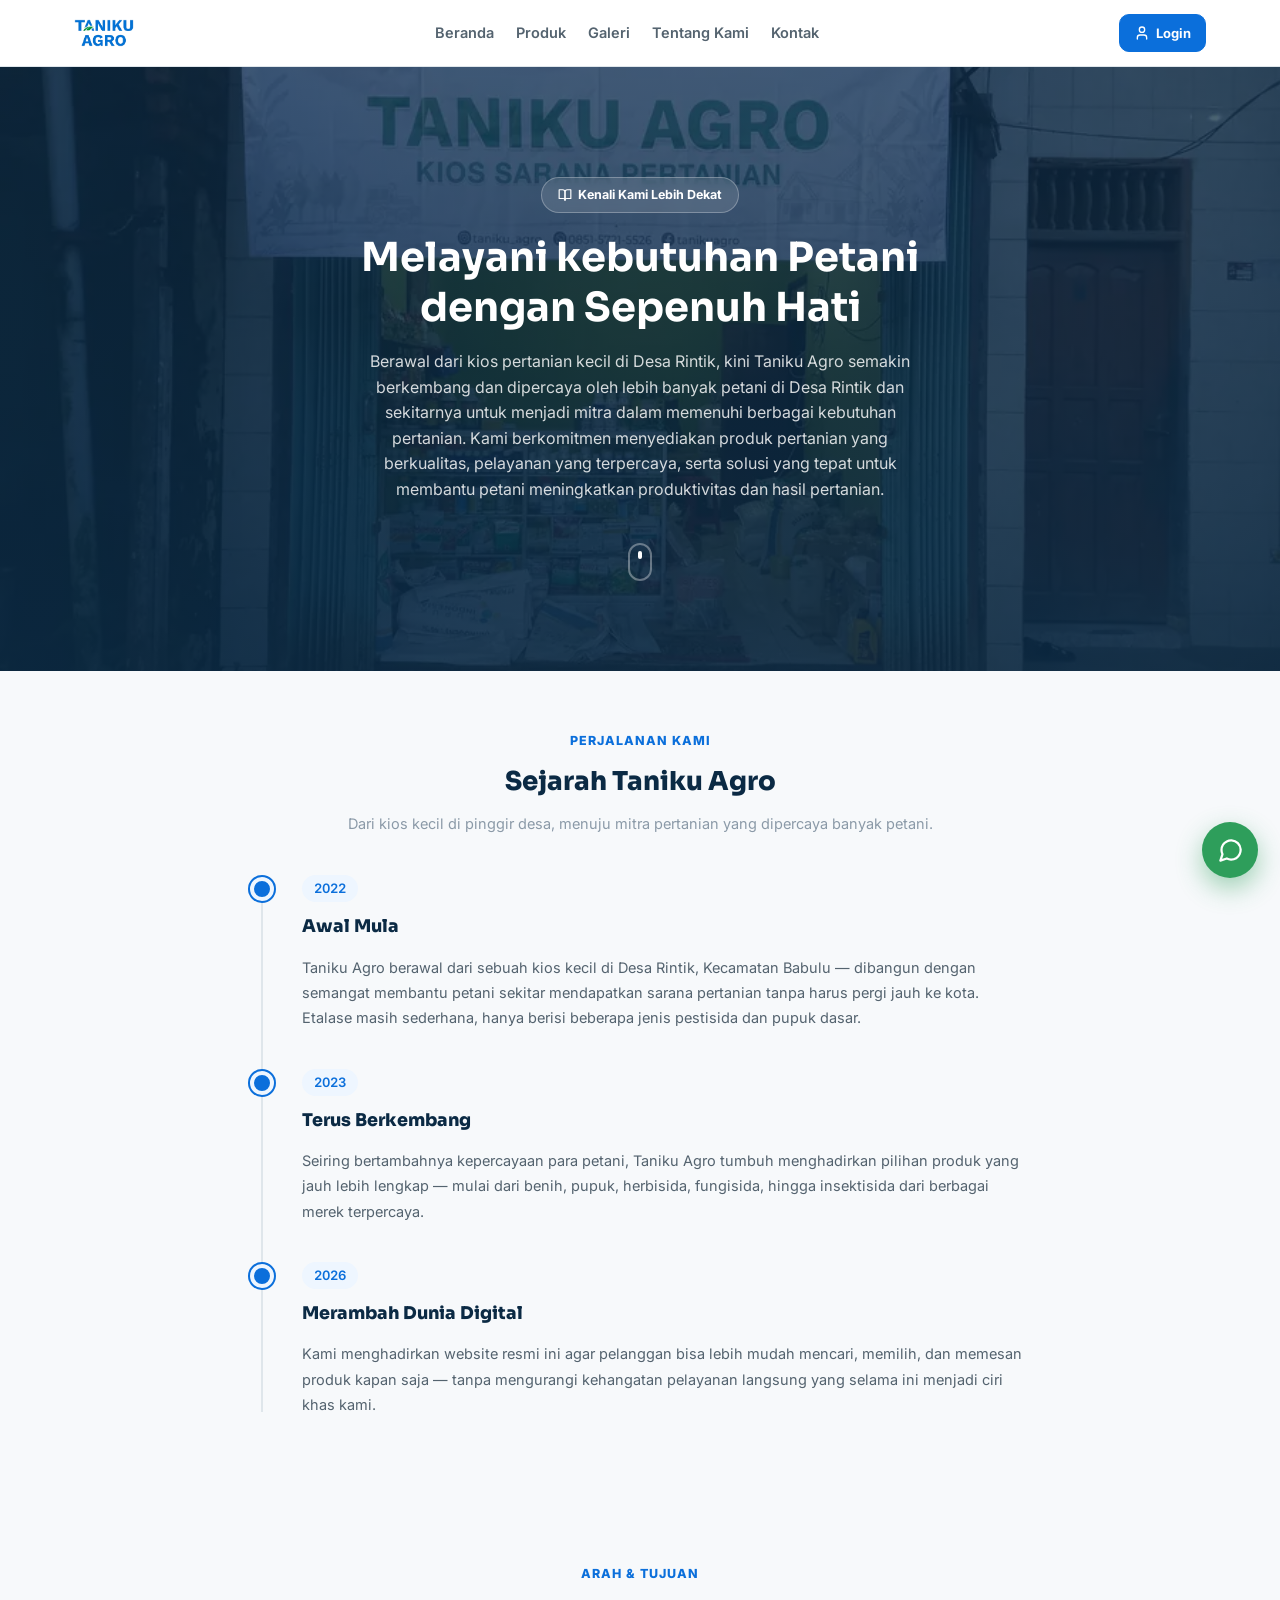
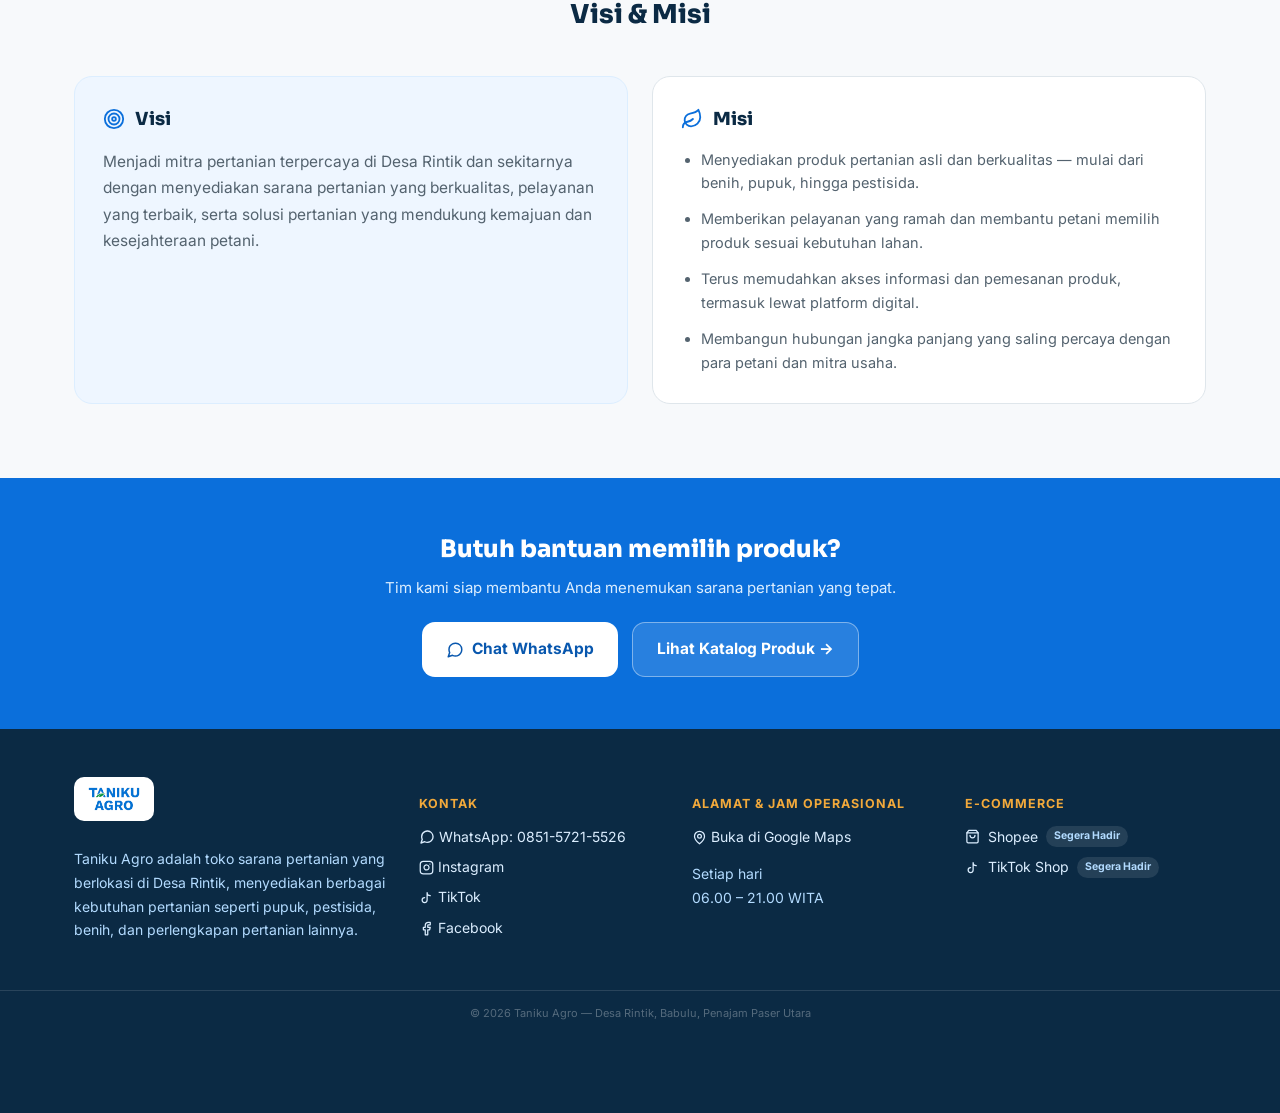
<file: tentang.html>
<!DOCTYPE html>
<html lang="id">
<head>
  <link rel="icon" type="image/x-icon" href="favicon.ico">
  <meta charset="UTF-8">
  <meta name="viewport" content="width=device-width, initial-scale=1.0">
  <title>Tentang Kami — Taniku Agro</title>
  <meta name="description" content="Kenali lebih dekat Taniku Agro — sejarah, visi, dan misi kami sebagai mitra sarana pertanian bagi petani di Desa Rintik, Babulu, dan sekitarnya.">
  <link rel="preconnect" href="https://fonts.googleapis.com">
  <link href="https://fonts.googleapis.com/css2?family=Sora:wght@500;600;700;800&family=Inter:wght@400;500;600;700&display=swap" rel="stylesheet">
  <link rel="stylesheet" href="styles-tentang.css">
<!-- Google Analytics -->
<script async src="https://www.googletagmanager.com/gtag/js?id=G-5PVFQMNEB0"></script>
<script>
  window.dataLayer = window.dataLayer || [];
  function gtag(){dataLayer.push(arguments);}
  gtag('js', new Date());
  gtag('config', 'G-5PVFQMNEB0');
</script>
</head>
<body>

<header>
  <div class="nav">
    <a class="brand" href="/" aria-label="Beranda Taniku Agro"><img src="images/logo.webp" alt="Taniku Agro"></a>
    <nav class="links" style="margin-left:auto;">
      <a href="/">Beranda</a>
      <a href="produk">Produk</a>
      <a href="galeri">Galeri</a>
      <a href="tentang">Tentang Kami</a>
      <a href="/#kontak">Kontak</a>
    
      <a class="nav-login-link" href="https://admin.tanikuagro.com" target="_blank" rel="noopener"><svg viewBox="0 0 24 24" fill="none" stroke="currentColor" stroke-width="2" stroke-linecap="round" stroke-linejoin="round" style="width:15px;height:15px;vertical-align:-2px;margin-right:5px;"><path d="M19 21v-2a4 4 0 0 0-4-4H9a4 4 0 0 0-4 4v2"/><circle cx="12" cy="7" r="4"/></svg>Login</a>
    </nav>
    <div class="header-actions">
      <a class="login-btn-placeholder" href="https://admin.tanikuagro.com" target="_blank" rel="noopener"><svg viewBox="0 0 24 24" fill="none" stroke="currentColor" stroke-width="2" stroke-linecap="round" stroke-linejoin="round" style="width:16px;height:16px;"><path d="M19 21v-2a4 4 0 0 0-4-4H9a4 4 0 0 0-4 4v2"/><circle cx="12" cy="7" r="4"/></svg> <span class="login-txt">Login</span></a>
    </div>
    <button class="hamburger-btn" id="hamburgerBtn" aria-label="Menu"><svg viewBox="0 0 24 24" fill="none" stroke="currentColor" stroke-width="2" stroke-linecap="round" stroke-linejoin="round"><line x1="4" y1="7" x2="20" y2="7"/><line x1="4" y1="12" x2="20" y2="12"/><line x1="4" y1="17" x2="20" y2="17"/></svg></button>
  </div>
</header>

<section class="tentang-hero-photo">
  <div class="hero-photo-bg"></div>
  <div class="hero-photo-overlay"></div>
  <div class="wrap hero-photo-content">
    <div class="tentang-hero-badge reveal"><svg viewBox="0 0 24 24" fill="none" stroke="currentColor" stroke-width="2" stroke-linecap="round" stroke-linejoin="round" style="width:14px;height:14px;vertical-align:-2px;"><path d="M2 3h6a4 4 0 0 1 4 4v14a3 3 0 0 0-3-3H2z"/><path d="M22 3h-6a4 4 0 0 0-4 4v14a3 3 0 0 1 3-3h7z"/></svg> Kenali Kami Lebih Dekat</div>
    <h1 class="reveal">Melayani kebutuhan Petani dengan Sepenuh Hati</h1>
    <p class="reveal">Berawal dari kios pertanian kecil di Desa Rintik, kini Taniku Agro semakin berkembang dan dipercaya oleh lebih banyak petani di Desa Rintik dan sekitarnya untuk menjadi mitra dalam memenuhi berbagai kebutuhan pertanian. Kami berkomitmen menyediakan produk pertanian yang berkualitas, pelayanan yang terpercaya, serta solusi yang tepat untuk membantu petani meningkatkan produktivitas dan hasil pertanian.</p>
    <div class="hero-scroll-cue reveal"><span></span></div>
  </div>
</section>

<section class="tentang-section sejarah-section">
  <div class="wrap">
    <div class="section-head reveal">
      <span class="section-eyebrow">Perjalanan Kami</span>
      <h2>Sejarah Taniku Agro</h2>
      <p>Dari kios kecil di pinggir desa, menuju mitra pertanian yang dipercaya banyak petani.</p>
    </div>

    <div class="timeline">
      <div class="timeline-item reveal">
        <div class="timeline-dot"></div>
        <div class="timeline-year">2022</div>
        <div class="timeline-content">
          <h3>Awal Mula</h3>
          <p>Taniku Agro berawal dari sebuah kios kecil di Desa Rintik, Kecamatan Babulu — dibangun dengan semangat membantu petani sekitar mendapatkan sarana pertanian tanpa harus pergi jauh ke kota. Etalase masih sederhana, hanya berisi beberapa jenis pestisida dan pupuk dasar.</p>
        </div>
      </div>

      <div class="timeline-item reveal">
        <div class="timeline-dot"></div>
        <div class="timeline-year">2023</div>
        <div class="timeline-content">
          <h3>Terus Berkembang</h3>
          <p>Seiring bertambahnya kepercayaan para petani, Taniku Agro tumbuh menghadirkan pilihan produk yang jauh lebih lengkap — mulai dari benih, pupuk, herbisida, fungisida, hingga insektisida dari berbagai merek terpercaya.</p>
        </div>
      </div>

      <div class="timeline-item reveal">
        <div class="timeline-dot"></div>
        <div class="timeline-year">2026</div>
        <div class="timeline-content">
          <h3>Merambah Dunia Digital</h3>
          <p>Kami menghadirkan website resmi ini agar pelanggan bisa lebih mudah mencari, memilih, dan memesan produk kapan saja — tanpa mengurangi kehangatan pelayanan langsung yang selama ini menjadi ciri khas kami.</p>
        </div>
      </div>
    </div>
  </div>
</section>

<section class="tentang-section">
  <div class="wrap">
    <div class="section-head reveal">
      <span class="section-eyebrow">Arah &amp; Tujuan</span>
      <h2>Visi &amp; Misi</h2>
    </div>
    <div class="vm-grid">

      <div class="vm-card vm-visi reveal">
        <div class="vm-label"><span class="vm-ic"><svg viewBox="0 0 24 24" fill="none" stroke="currentColor" stroke-width="2" stroke-linecap="round" stroke-linejoin="round" style="width:22px;height:22px;"><circle cx="12" cy="12" r="10"/><circle cx="12" cy="12" r="6"/><circle cx="12" cy="12" r="2"/></svg></span>Visi</div>
        <p>Menjadi mitra pertanian terpercaya di Desa Rintik dan sekitarnya dengan menyediakan sarana pertanian yang berkualitas, pelayanan yang terbaik, serta solusi pertanian yang mendukung kemajuan dan kesejahteraan petani.</p>
      </div>

      <div class="vm-card vm-misi reveal">
        <div class="vm-label"><span class="vm-ic"><svg viewBox="0 0 24 24" fill="none" stroke="currentColor" stroke-width="2" stroke-linecap="round" stroke-linejoin="round" style="width:22px;height:22px;"><path d="M11 20A7 7 0 0 1 9.8 6.1C15.5 5 17 4.48 19 2c1 2 2 4.18 2 8 0 5.5-4.78 10-10 10Z"/><path d="M2 21c0-3 1.85-5.36 5.08-6C9.5 14.52 12 13 13 12"/></svg></span>Misi</div>
        <ul>
          <li>Menyediakan produk pertanian asli dan berkualitas — mulai dari benih, pupuk, hingga pestisida.</li>
          <li>Memberikan pelayanan yang ramah dan membantu petani memilih produk sesuai kebutuhan lahan.</li>
          <li>Terus memudahkan akses informasi dan pemesanan produk, termasuk lewat platform digital.</li>
          <li>Membangun hubungan jangka panjang yang saling percaya dengan para petani dan mitra usaha.</li>
        </ul>
      </div>

    </div>
  </div>
</section>

<section class="tentang-cta">
  <div class="wrap reveal">
    <h3>Butuh bantuan memilih produk?</h3>
    <p>Tim kami siap membantu Anda menemukan sarana pertanian yang tepat.</p>
    <div class="tentang-cta-btns">
      <a class="btn" style="background:#fff; color:var(--b700); border:none;" href="https://wa.me/6285157215526?text=Halo%20Taniku%20Agro%2C%20saya%20mau%20tanya%20produk" target="_blank" rel="noopener"><svg viewBox="0 0 24 24" fill="none" stroke="currentColor" stroke-width="2" stroke-linecap="round" stroke-linejoin="round" style="width:18px;height:18px;"><path d="M21 11.5a8.38 8.38 0 0 1-.9 3.8 8.5 8.5 0 0 1-7.6 4.7 8.38 8.38 0 0 1-3.8-.9L3 21l1.9-5.7a8.38 8.38 0 0 1-.9-3.8 8.5 8.5 0 0 1 4.7-7.6 8.38 8.38 0 0 1 3.8-.9h.5a8.48 8.48 0 0 1 8 8v.5z"/></svg> Chat WhatsApp</a>
      <a class="btn btn-ghost" style="background:rgba(255,255,255,0.12); border-color:rgba(255,255,255,0.4); color:#fff;" href="produk">Lihat Katalog Produk →</a>
    </div>
  </div>
</section>

<footer id="kontak">
  <div class="wrap">
    <div>
      <div class="brand"><img src="images/logo.webp" alt="Taniku Agro"></div>
      <p>Taniku Agro adalah toko sarana pertanian yang berlokasi di Desa Rintik, menyediakan berbagai kebutuhan pertanian seperti pupuk, pestisida, benih, dan perlengkapan pertanian lainnya.</p>
    </div>
    <div>
      <h4>Kontak</h4>
      <a id="footerWaLink" href="https://wa.me/6285157215526?text=Halo%20Taniku%20Agro%2C%20saya%20mau%20tanya%20produk" target="_blank" rel="noopener"><svg viewBox="0 0 24 24" fill="none" stroke="currentColor" stroke-width="2" stroke-linecap="round" stroke-linejoin="round" style="width:16px;height:16px;vertical-align:-3px;"><path d="M21 11.5a8.38 8.38 0 0 1-.9 3.8 8.5 8.5 0 0 1-7.6 4.7 8.38 8.38 0 0 1-3.8-.9L3 21l1.9-5.7a8.38 8.38 0 0 1-.9-3.8 8.5 8.5 0 0 1 4.7-7.6 8.38 8.38 0 0 1 3.8-.9h.5a8.48 8.48 0 0 1 8 8v.5z"/></svg> <span id="footerWaText">WhatsApp: 0851-5721-5526</span></a>
      <a href="https://www.instagram.com/taniku_agro/" target="_blank" rel="noopener"><svg viewBox="0 0 24 24" fill="none" stroke="currentColor" stroke-width="2" stroke-linecap="round" stroke-linejoin="round" style="width:15px;height:15px;vertical-align:-3px;"><rect x="2" y="2" width="20" height="20" rx="5"/><path d="M16 11.37A4 4 0 1 1 12.63 8 4 4 0 0 1 16 11.37z"/><line x1="17.5" y1="6.5" x2="17.51" y2="6.5"/></svg> Instagram</a>
      <a href="https://www.tiktok.com/@taniku.agro" target="_blank" rel="noopener"><svg viewBox="0 0 24 24" fill="none" stroke="currentColor" stroke-width="2" stroke-linecap="round" stroke-linejoin="round" style="width:15px;height:15px;vertical-align:-3px;"><path d="M9 12a4 4 0 1 0 4 4V4a5 5 0 0 0 5 5"/></svg> TikTok</a>
      <a href="https://web.facebook.com/tanikuagro" target="_blank" rel="noopener"><svg viewBox="0 0 24 24" fill="none" stroke="currentColor" stroke-width="2" stroke-linecap="round" stroke-linejoin="round" style="width:15px;height:15px;vertical-align:-3px;"><path d="M18 2h-3a5 5 0 0 0-5 5v3H7v4h3v8h4v-8h3l1-4h-4V7a1 1 0 0 1 1-1h3z"/></svg> Facebook</a>
    </div>
    <div>
      <h4>Alamat &amp; Jam Operasional</h4>
      <a href="https://maps.app.goo.gl/q2Evda7yH5rGMV6N7" target="_blank" rel="noopener"><svg viewBox="0 0 24 24" fill="none" stroke="currentColor" stroke-width="2" stroke-linecap="round" stroke-linejoin="round" style="width:15px;height:15px;vertical-align:-3px;"><path d="M20 10c0 6-8 12-8 12s-8-6-8-12a8 8 0 0 1 16 0Z"/><circle cx="12" cy="10" r="3"/></svg> Buka di Google Maps</a>
      <p id="footerHours">Setiap hari<br>06.00 – 21.00 WITA</p>
    </div>
    <div id="ecommerce">
      <h4>E-commerce</h4>
      <div class="soon"><svg viewBox="0 0 24 24" fill="none" stroke="currentColor" stroke-width="2" stroke-linecap="round" stroke-linejoin="round" style="width:15px;height:15px;vertical-align:-3px;"><path d="M6 2 3 6v14a2 2 0 0 0 2 2h14a2 2 0 0 0 2-2V6l-3-4Z"/><path d="M3 6h18"/><path d="M16 10a4 4 0 0 1-8 0"/></svg> Shopee <span class="badge-soon">Segera Hadir</span></div>
      <div class="soon"><svg viewBox="0 0 24 24" fill="none" stroke="currentColor" stroke-width="2" stroke-linecap="round" stroke-linejoin="round" style="width:15px;height:15px;vertical-align:-3px;"><path d="M9 12a4 4 0 1 0 4 4V4a5 5 0 0 0 5 5"/></svg> TikTok Shop <span class="badge-soon">Segera Hadir</span></div>
    </div>
  </div>
  <div class="bottom" id="footerBottom">© 2026 Taniku Agro — Desa Rintik, Babulu, Penajam Paser Utara</div>
</footer>

<a class="wa-fab" href="https://wa.me/6285157215526?text=Halo%20Taniku%20Agro%2C%20saya%20mau%20tanya%20produk" target="_blank" rel="noopener" aria-label="Chat WhatsApp"><svg viewBox="0 0 24 24" fill="none" stroke="currentColor" stroke-width="2" stroke-linecap="round" stroke-linejoin="round"><path d="M21 11.5a8.38 8.38 0 0 1-.9 3.8 8.5 8.5 0 0 1-7.6 4.7 8.38 8.38 0 0 1-3.8-.9L3 21l1.9-5.7a8.38 8.38 0 0 1-.9-3.8 8.5 8.5 0 0 1 4.7-7.6 8.38 8.38 0 0 1 3.8-.9h.5a8.48 8.48 0 0 1 8 8v.5z"/></svg></a>

<script src="common.js"></script>
<script src="shop-info.js"></script>
<script src="script-tentang.js"></script>
</body>
</html>
</file>
<file: styles-tentang.css>
:root{
    --b50:#EEF6FF;
    --b100:#DCEEFF;
    --b200:#B3DBFF;
    --b500:#1786F2;
    --b600:#0B6FDB;
    --b700:#0857AE;
    --b900:#0B2A44;
    --slate50:#F7F9FB;
    --slate100:#EEF2F5;
    --slate200:#DFE6EB;
    --slate400:#8B9AA8;
    --slate600:#54636F;
    --ink:#0F1E2C;
    --white:#FFFFFF;
    --amber:#F2A93B;
    --green:#2E9E5B;
    --radius:18px;
    --shadow-sm: 0 2px 8px rgba(11,42,68,0.06);
    --shadow-md: 0 12px 28px rgba(11,42,68,0.12);
    --shadow-lg: 0 24px 48px rgba(11,42,68,0.16);
  }
  *{box-sizing:border-box;}
  html{scroll-behavior:smooth;}
  body{
    margin:0; background:var(--slate50); color:var(--ink);
    font-family:'Inter',sans-serif; font-size:16px; line-height:1.6;
    overflow-x:hidden;
  }
  h1,h2,h3{ font-family:'Sora',sans-serif; margin:0; }
  .mono{ font-family:'Inter',sans-serif; font-variant-numeric:tabular-nums; font-size:12.5px; letter-spacing:0.2px; }
  a{ color:inherit; }
  img{ max-width:100%; display:block; }
  .wrap{ max-width:1180px; margin:0 auto; padding:0 24px; }
  button{ font-family:inherit; }

  /* ===== Header ===== */
  header{
    position:sticky; top:0; z-index:50; background:rgba(255,255,255,0.92);
    backdrop-filter: blur(10px); border-bottom:1px solid var(--slate200);
    box-shadow:0 0 0 rgba(11,42,68,0); transition:box-shadow .25s ease;
  }
  header.scrolled{ box-shadow:0 6px 20px rgba(11,42,68,0.08); }
  .nav{ display:flex; align-items:center; gap:20px; padding:14px 24px; max-width:1180px; margin:0 auto; }
  .brand img{ height:28px; width:auto; }
  .search-wrap{
    flex:1; max-width:420px; position:relative; display:flex; align-items:center;
    background:var(--slate100); border-radius:12px; padding:0 14px; border:1.5px solid transparent;
    transition: border-color .15s, background .15s;
  }
  .search-wrap:focus-within{ background:var(--white); border-color:var(--b500); box-shadow:0 0 0 4px var(--b50); }
  .search-wrap .ic{ font-size:15px; color:var(--slate400); }
  .search-wrap input{
    border:none; background:transparent; outline:none; padding:11px 10px; font-size:14.5px; width:100%; font-family:'Inter';
    color:var(--ink);
  }
  nav.links{ display:flex; gap:22px; font-weight:600; font-size:14.5px; }
  nav.links a{ text-decoration:none; color:var(--slate600); transition:color .15s; }
  nav.links a:hover{ color:var(--b600); }
  .header-actions{ display:flex; align-items:center; gap:10px; margin-left:auto; }
  .hamburger-btn{
    display:none; align-items:center; justify-content:center; width:38px; height:38px;
    border-radius:10px; border:1.5px solid var(--slate200); background:#fff; color:var(--b700); cursor:pointer; flex-shrink:0;
  }
  .hamburger-btn:hover{ background:var(--slate50); }
  .hamburger-btn svg{ width:20px; height:20px; }
  @media (max-width:900px){
    .nav{ position:relative; }
    .search-wrap{ display:none; }
    .hamburger-btn{ display:inline-flex; }
    nav.links{
      display:flex; flex-direction:column; position:absolute; top:100%; left:0; right:0;
      background:#fff; border-bottom:1px solid var(--slate200); padding:8px 24px 16px;
      gap:2px; box-shadow:0 14px 28px rgba(11,42,68,0.1);
      max-height:0; overflow:hidden; opacity:0; pointer-events:none;
      transition:max-height .25s ease, opacity .2s ease;
    }
    nav.links.mobile-open{ max-height:420px; opacity:1; pointer-events:auto; }
    nav.links a{ padding:12px 4px; border-bottom:1px solid var(--slate100); }
  }

  /* ===== Search suggestions dropdown ===== */
  .search-suggest{
    position:absolute; top:calc(100% + 8px); left:0; right:0; background:#fff;
    border:1px solid var(--slate200); border-radius:14px; box-shadow:var(--shadow-md);
    overflow:hidden; z-index:60; display:none;
  }
  .search-suggest.open{ display:block; }
  .search-suggest .sg-item{
    display:flex; align-items:center; gap:12px; padding:10px 14px; cursor:pointer; transition:background .12s;
  }
  .search-suggest .sg-item:hover, .search-suggest .sg-item.hl{ background:var(--slate50); }
  .search-suggest .sg-item img{ width:34px; height:34px; object-fit:contain; background:var(--slate50); border-radius:7px; flex-shrink:0; }
  .search-suggest .sg-item .sg-name{ font-size:13.8px; font-weight:600; color:var(--ink); }
  .search-suggest .sg-item .sg-name mark{ background:transparent; color:var(--b600); font-weight:800; }
  .search-suggest .sg-item .sg-cat{ font-size:11.5px; color:var(--slate400); margin-top:1px; }
  .search-suggest .sg-empty{ padding:16px; text-align:center; font-size:13px; color:var(--slate400); }
  .search-suggest .sg-empty a{ color:var(--b600); font-weight:700; text-decoration:none; }

  .cart-btn{
    position:relative; display:inline-flex; align-items:center; gap:8px;
    background:var(--b600); color:#fff; border:none; cursor:pointer;
    padding:11px 18px; border-radius:12px; font-weight:700; font-size:14.5px;
    box-shadow:var(--shadow-sm);
  }
  .cart-btn .badge{
    background:var(--amber); color:#3a2600; font-family:'Inter',sans-serif; font-variant-numeric:tabular-nums; font-size:11.5px;
    min-width:19px; height:19px; border-radius:999px; display:inline-flex; align-items:center; justify-content:center; padding:0 5px;
  }
  .wa-fab{
    position:fixed; bottom:22px; right:22px; z-index:60; width:56px; height:56px; border-radius:50%;
    background:var(--green); color:#fff; display:flex; align-items:center; justify-content:center;
    text-decoration:none; box-shadow:0 10px 26px rgba(46,158,91,0.45); transition:transform .18s ease;
  }
  .wa-fab svg{ width:27px; height:27px; }
  .wa-fab:hover{ transform:scale(1.08); }
  .wa-fab:active{ transform:scale(0.96); }
  @media (max-width:600px){
    .wa-fab{ bottom:16px; right:16px; width:52px; height:52px; }
    .wa-fab svg{ width:25px; height:25px; }
  }
  .login-btn-placeholder{
    display:flex; align-items:center; gap:6px; height:38px; padding:0 14px; border-radius:10px;
    background:var(--b600); border:1.5px solid var(--b600); color:#fff;
    font-weight:700; font-size:13px; cursor:pointer; font-family:inherit; text-decoration:none;
    transition:background .15s, border-color .15s;
  }
  .login-btn-placeholder:hover{ background:var(--b700); border-color:var(--b700); }
  @media (max-width:900px){
    .login-btn-placeholder{ display:none; }
  }
  .nav-login-link{ display:none; }
  @media (max-width:900px){
    .nav-login-link{
      display:flex; align-items:center; margin-top:6px; padding-top:14px !important;
      border-bottom:none !important; border-top:1px solid var(--slate200);
      font-weight:700; color:var(--b600);
    }
  }

  /* ===== Hero ===== */
  .hero{ padding:64px 0 40px; overflow:hidden; }
  .hero .wrap{ display:grid; grid-template-columns:1.05fr 0.95fr; gap:56px; align-items:center; }
  .eyebrow-pill{
    display:inline-flex; align-items:center; gap:8px; background:var(--b50); color:var(--b700);
    padding:7px 14px; border-radius:999px; font-weight:700; font-size:13px; margin-bottom:18px;
  }
  .hero h1{
    font-size:clamp(32px,4.4vw,48px); font-weight:800; line-height:1.1; color:var(--b900);
  }
  .hero h1 .accent{ color:var(--b500); }
  .hero p.lede{ font-size:17px; color:var(--slate600); max-width:48ch; margin-top:18px; }
  .hero-ctas{ display:flex; gap:12px; margin-top:28px; flex-wrap:wrap; }
  .btn{
    display:inline-flex; align-items:center; gap:8px; padding:14px 24px; border-radius:13px;
    font-weight:700; font-size:15.5px; text-decoration:none; border:none; cursor:pointer;
    transition: transform .15s, box-shadow .15s;
  }
  .btn:hover{ transform:translateY(-2px); }
  .btn-primary{ background:var(--b600); color:#fff; box-shadow:0 10px 24px rgba(11,111,219,0.32); }
  .btn-primary:hover{ box-shadow:0 14px 30px rgba(11,111,219,0.4); }
  .btn-ghost{ background:var(--white); color:var(--b700); border:1.5px solid var(--slate200); }
  .btn-ghost:hover{ border-color:var(--b500); }

  .hero-stats{ display:flex; flex-wrap:wrap; gap:20px 26px; margin-top:36px; }
  .hero-stats .st b{ display:block; font-family:'Sora'; font-size:19px; color:var(--b900); line-height:1.25; }
  .hero-stats .st span{ font-size:13px; color:var(--slate400); }

  /* hero image collage */
  .collage{ position:relative; height:400px; }
  .collage img{
    position:absolute; border-radius:20px; background:#fff; box-shadow:var(--shadow-lg); object-fit:contain;
    padding:16px; border:1px solid var(--slate200);
  }
  .collage .c1{ width:220px; height:220px; top:0; left:40px; z-index:3; transform:rotate(-4deg); }
  .collage .c2{ width:190px; height:190px; top:60px; right:10px; z-index:2; transform:rotate(6deg); }
  .collage .c3{ width:170px; height:170px; bottom:0; left:110px; z-index:1; transform:rotate(3deg); }
  .collage .blob{
    position:absolute; inset:0; background: radial-gradient(circle at 60% 30%, var(--b100), transparent 60%); z-index:0;
  }
  @media (max-width:900px){
    .hero .wrap{ grid-template-columns:1fr; }
    .collage{ height:300px; margin-top:10px; }
  }

  /* ===== Trust strip ===== */
  .trust{ background:var(--b900); }
  .trust .wrap{ display:grid; grid-template-columns:repeat(4,1fr); gap:0; }
  .trust .item{ padding:24px 20px; display:flex; gap:12px; align-items:center; border-left:1px solid rgba(255,255,255,0.1); }
  .trust .item:first-child{ border-left:none; }
  .trust .item .ic{ font-size:20px; }
  .trust .item b{ display:block; font-size:13.5px; color:#fff; font-weight:600; }
  .trust .item span{ font-size:12px; color:var(--b200); }
  @media (max-width:900px){
    .trust .wrap{ grid-template-columns:1fr 1fr; }
    .trust .item{ border-left:none; border-top:1px solid rgba(255,255,255,0.1); }
  }
  @media (max-width:520px){ .trust .wrap{ grid-template-columns:1fr; } }

  /* ===== Brand marquee ===== */
  .brandbar{ background:var(--white); padding:22px 0; border-bottom:1px solid var(--b50); overflow:hidden; }
  .brandbar .label{ text-align:center; font-size:11.5px; font-weight:700; letter-spacing:0.06em; text-transform:uppercase; color:var(--slate400); margin-bottom:14px; }
  .marquee{ position:relative; width:100%; overflow:hidden; -webkit-mask-image:linear-gradient(90deg, transparent, #000 8%, #000 92%, transparent); mask-image:linear-gradient(90deg, transparent, #000 8%, #000 92%, transparent); }
  .marquee-track{ display:flex; width:max-content; gap:14px; animation:marquee-scroll 32s linear infinite; }
  .marquee:hover .marquee-track{ animation-play-state:paused; }
  .brand-chip{ display:flex; align-items:center; gap:9px; padding:11px 20px; background:var(--slate50); border:1px solid var(--b50); border-radius:12px; white-space:nowrap; flex-shrink:0; }
  .brand-chip img{ height:28px; max-width:120px; object-fit:contain; }
  .brand-chip .bc-fallback{ width:24px; height:24px; border-radius:7px; background:var(--b600); color:#fff; font-family:'Sora'; font-weight:800; font-size:12px; display:flex; align-items:center; justify-content:center; flex-shrink:0; }
  .brand-chip .bc-name{ font-family:'Sora'; font-weight:700; font-size:13.5px; color:var(--b900); }
  @keyframes marquee-scroll{ from{ transform:translateX(0); } to{ transform:translateX(-50%); } }
  @media (max-width:600px){
    .brand-chip{ padding:9px 16px; }
    .brand-chip .bc-name{ font-size:12.5px; }
  }

  /* ===== Products ===== */
  .products{ padding:64px 0 40px; }
  .products-head{ display:flex; align-items:flex-end; justify-content:space-between; gap:20px; margin-bottom:28px; flex-wrap:wrap; }
  .products-head h2{ font-size:28px; color:var(--b900); font-weight:800; }
  .products-head p{ color:var(--slate600); margin-top:6px; font-size:15px; }

  .pills{
    display:flex; gap:10px; margin-bottom:30px;
    overflow-x:auto; flex-wrap:nowrap; padding-bottom:10px; scrollbar-width:thin;
  }
  .pills::-webkit-scrollbar{ height:6px; }
  .pills::-webkit-scrollbar-thumb{ background:var(--slate200); border-radius:99px; }
  .pill{
    padding:10px 18px; border-radius:999px; font-weight:600; font-size:14px; cursor:pointer;
    background:var(--white); border:1.5px solid var(--slate200); color:var(--slate600); transition:all .15s;
    white-space:nowrap; flex-shrink:0;
  }
  .pill.active{ background:var(--b600); border-color:var(--b600); color:#fff; }

  .search-wrap-mobile{ display:none; margin-bottom:24px; position:relative; }
  @media (max-width:900px){
    .search-wrap-mobile{ display:flex; align-items:center; background:var(--white); border:1.5px solid var(--slate200); border-radius:12px; padding:0 14px; }
    .search-wrap-mobile input{ border:none; outline:none; padding:12px 10px; width:100%; font-size:15px; font-family:'Inter'; }
  }

  .grid{ display:grid; grid-template-columns:repeat(3,1fr); gap:20px; }
  @media (max-width:920px){ .grid{ grid-template-columns:1fr 1fr; } }
  @media (max-width:600px){ .grid{ grid-template-columns:1fr; } }

  .card{
    background:var(--white); border:1px solid var(--slate200); border-radius:var(--radius);
    overflow:hidden; display:flex; flex-direction:column; transition: transform .18s, box-shadow .18s;
  }
  .card:hover{ transform:translateY(-4px); box-shadow:var(--shadow-md); }
  .card .imgwrap{ background:var(--slate50); padding:22px; display:flex; align-items:center; justify-content:center; height:190px; }
  .card .imgwrap.noimg{ flex-direction:column; gap:8px; }
  .card .imgwrap.noimg .noimg-ic{ font-size:38px; opacity:0.55; }
  .card .imgwrap.noimg .noimg-txt{ font-size:11.5px; color:var(--slate400); font-weight:600; }
  .card .imgwrap img{ max-height:150px; }
  .card .body{ padding:18px 20px 20px; display:flex; flex-direction:column; gap:8px; flex:1; }
  .chip{
    align-self:flex-start; font-size:11.5px; font-weight:700; padding:4px 11px; border-radius:999px;
    background:#E4F6EA; color:#1E7A44;
  }
  .card h3{ font-size:16.5px; font-weight:700; color:var(--ink); margin-top:2px; }
  .card .mono{ color:var(--slate400); }
  .card p.desc{ font-size:13.8px; color:var(--slate600); margin:0; flex:1; line-height:1.55; }

  .card-bottom{ display:flex; align-items:center; gap:10px; margin-top:12px; }
  .qty-stepper{
    display:flex; align-items:center; border:1.5px solid var(--slate200); border-radius:11px; overflow:hidden;
  }
  .qty-stepper button{
    background:var(--slate50); border:none; width:32px; height:36px; font-size:16px; cursor:pointer; color:var(--ink); font-weight:700;
  }
  .qty-stepper button:hover{ background:var(--slate100); }
  .qty-stepper .qty-val{ width:30px; text-align:center; font-family:'Inter',sans-serif; font-variant-numeric:tabular-nums; font-size:13.5px; }
  .btn-addcart{
    flex:1; display:flex; align-items:center; justify-content:center; gap:6px;
    background:var(--b600); color:#fff; border:none; padding:0; height:36px; border-radius:11px; font-weight:700; font-size:13.8px;
    cursor:pointer; transition: background .15s;
  }
  .btn-addcart:hover{ background:var(--b700); }
  .btn-addcart.added{ background:var(--green); }
  .btn-detail{
    width:100%; margin-top:8px; background:#fff; border:1.5px solid var(--slate200); color:var(--b700);
    height:34px; border-radius:10px; font-weight:700; font-size:13px; cursor:pointer; transition:border-color .15s;
  }
  .btn-detail:hover{ border-color:var(--b500); }

  .no-results{ text-align:center; padding:60px 20px; color:var(--slate400); }
  .placeholder-card{
    background:var(--white); border:1.5px dashed var(--slate200); border-radius:var(--radius); padding:34px 24px;
    display:flex; flex-direction:column; align-items:center; text-align:center; gap:8px; justify-content:center;
  }
  .placeholder-card .ic{ font-size:30px; }
  .placeholder-card h3{ font-size:15.5px; }
  .placeholder-card p{ font-size:13.5px; color:var(--slate600); margin:0; }
  .placeholder-card a{ color:var(--b600); font-weight:700; font-size:13.5px; text-decoration:none; margin-top:4px; }

  /* ===== About / stats band ===== */
  .about{ padding:20px 0 70px; }
  .about-card{
    background: linear-gradient(120deg, var(--b700), var(--b500));
    border-radius:24px; padding:44px; color:#fff; display:grid; grid-template-columns:1.1fr 0.9fr; gap:40px; align-items:center;
  }
  .about-card h2{ font-size:26px; font-weight:800; }
  .about-card p{ margin-top:14px; color:var(--b100); font-size:15px; max-width:50ch; }
  .about-stats{ display:grid; grid-template-columns:1fr 1fr; gap:14px; }
  .about-stats .s{ background:rgba(255,255,255,0.12); border-radius:14px; padding:16px; }
  .about-stats .s b{ display:block; font-family:'Sora'; font-size:20px; }
  .about-stats .s span{ font-size:12.5px; color:var(--b100); }
  @media (max-width:800px){ .about-card{ grid-template-columns:1fr; padding:30px; } }

  /* ===== Footer ===== */
  footer{ background:var(--b900); color:var(--b100); padding:48px 0 90px; }
  footer .wrap{ display:grid; grid-template-columns:1.3fr 1fr 1fr 1fr; gap:32px; }
  footer .brand{ background:#fff; display:inline-flex; padding:10px 14px; border-radius:10px; margin-bottom:12px; }
  footer .brand img{ height:24px; }
  footer p{ font-size:14px; color:var(--b200); line-height:1.7; }
  footer h4{ font-size:12.5px; text-transform:uppercase; letter-spacing:1px; color:var(--amber); margin-bottom:12px; font-weight:700; }
  footer a{ text-decoration:none; color:var(--b100); display:block; margin-bottom:8px; font-size:14px; }
  footer a:hover{ color:#fff; }
  footer .soon{ display:flex; align-items:center; gap:8px; color:var(--b300); font-size:14px; margin-bottom:8px; }
  footer .soon .badge-soon{ font-size:10.5px; font-weight:700; background:rgba(255,255,255,0.1); color:var(--b200); padding:2px 8px; border-radius:999px; }
  .bottom{ border-top:1px solid rgba(255,255,255,0.12); margin-top:34px; padding-top:14px; text-align:center; font-size:11px; font-weight:400; color:rgba(255,255,255,0.3); }
  @media (max-width:900px){ footer .wrap{ grid-template-columns:1fr 1fr; gap:28px; } }
  @media (max-width:560px){ footer .wrap{ grid-template-columns:1fr; gap:24px; } }

  /* ===== Cart drawer ===== */
  .cart-overlay{ position:fixed; inset:0; background:rgba(11,42,68,0.45); z-index:90; opacity:0; pointer-events:none; transition:opacity .2s; }
  .cart-overlay.open{ opacity:1; pointer-events:auto; }
  .cart-drawer{
    position:fixed; top:0; right:0; height:100%; width:420px; max-width:92vw; background:#fff; z-index:91;
    box-shadow:-16px 0 40px rgba(11,42,68,0.2); transform:translateX(100%); transition: transform .25s ease;
    display:flex; flex-direction:column; border-radius:20px 0 0 20px;
  }
  .cart-drawer.open{ transform:translateX(0); }
  .cart-head{ padding:22px; border-bottom:1px solid var(--slate200); display:flex; align-items:center; justify-content:space-between; }
  .cart-head h3{ font-size:19px; font-weight:800; color:var(--b900); }
  .cart-close{ background:var(--slate100); border:none; width:32px; height:32px; border-radius:9px; font-size:16px; cursor:pointer; }
  .cart-items{ flex:1; overflow-y:auto; padding:10px 22px; }
  .cart-empty{ text-align:center; color:var(--slate400); padding:60px 10px; font-size:14.5px; }
  .cart-line{ display:flex; gap:12px; padding:14px 0; border-bottom:1px solid var(--slate100); align-items:center; }
  .cart-line img{ width:52px; height:52px; object-fit:contain; background:var(--slate50); border-radius:10px; padding:6px; }
  .cart-line .info{ flex:1; }
  .cart-line .info b{ font-size:14px; display:block; color:var(--ink); }
  .cart-line .remove{ background:none; border:none; color:#C0492E; font-size:12.5px; cursor:pointer; text-decoration:underline; padding:0; margin-top:4px; }
  .cart-line .qty-stepper{ transform:scale(0.9); }
  .cart-foot{ padding:18px 22px 22px; border-top:1px solid var(--slate200); }
  .cart-total{ display:flex; justify-content:space-between; margin-bottom:14px; font-weight:700; font-size:14px; color:var(--slate600); }
  .btn-checkout{
    width:100%; display:flex; align-items:center; justify-content:center; gap:8px;
    background:var(--green); color:#fff; border:none; padding:16px; border-radius:13px; font-weight:700; font-size:15.5px; cursor:pointer;
  }
  .btn-checkout:disabled{ background:var(--slate200); color:var(--slate400); cursor:not-allowed; }
  .cart-note{ font-size:12px; color:var(--slate400); margin-top:10px; text-align:center; }

  /* ===== Sticky mobile cart bar ===== */
  .sticky-cart-bar{
    position:fixed; bottom:0; left:0; right:0; z-index:70; background:var(--b900); color:#fff;
    padding:14px 20px; display:none; align-items:center; justify-content:space-between; gap:14px;
    transform:translateY(100%); transition: transform .25s ease;
  }
  .sticky-cart-bar.show{ display:flex; transform:translateY(0); }
  .sticky-cart-bar b{ font-size:14px; }
  .sticky-cart-bar .btn-view{ background:var(--amber); color:#3a2600; border:none; padding:10px 16px; border-radius:10px; font-weight:700; font-size:13.5px; }

  /* ===== Product detail modal ===== */
  .detail-overlay{
    position:fixed; inset:0; background:rgba(11,42,68,0.55); z-index:95;
    opacity:0; pointer-events:none; transition:opacity .2s;
    display:flex; align-items:center; justify-content:center; padding:20px;
  }
  .detail-overlay.open{ opacity:1; pointer-events:auto; }
  .detail-modal{
    background:#fff; border-radius:22px; max-width:640px; width:100%; max-height:88vh; overflow-y:auto;
    transform:scale(0.94) translateY(10px); opacity:0; transition: transform .2s ease, opacity .2s ease;
    box-shadow:0 30px 70px rgba(11,42,68,0.35);
  }
  .detail-overlay.open .detail-modal{ transform:scale(1) translateY(0); opacity:1; }
  .detail-head{ position:relative; }
  .detail-head img{ width:100%; height:260px; object-fit:contain; background:var(--slate50); }
  .detail-noimg{
    width:100%; height:260px; background:var(--slate50); display:flex; flex-direction:column;
    align-items:center; justify-content:center; gap:10px;
  }
  .detail-noimg-ic{ font-size:56px; opacity:0.55; }
  .detail-noimg-txt{ font-size:13px; color:var(--slate400); font-weight:600; }
  .detail-close{
    position:absolute; top:16px; right:16px; width:36px; height:36px; border-radius:10px;
    background:rgba(255,255,255,0.92); border:none; font-size:18px; cursor:pointer; box-shadow:var(--shadow-sm);
  }
  .detail-body{ padding:26px 28px 28px; }
  .detail-body .chip{ margin-bottom:10px; }
  .detail-body h3{ font-size:22px; font-weight:800; color:var(--b900); }
  .detail-body .mono{ color:var(--slate400); margin-top:4px; }
  .detail-section{ margin-top:20px; }
  .detail-section h4{
    font-size:12px; text-transform:uppercase; letter-spacing:1px; font-weight:700; color:var(--b600); margin-bottom:6px;
  }
  .detail-section p{ font-size:14.5px; color:var(--slate600); line-height:1.65; margin:0; }
  .detail-footer{
    margin-top:26px; padding-top:20px; border-top:1px solid var(--slate200);
    display:flex; align-items:center; gap:12px; flex-wrap:wrap;
  }
  .detail-footer .qty-stepper{ flex-shrink:0; }
  .detail-footer .btn-addcart{ flex:1; height:44px; font-size:14.5px; min-width:160px; }
  .detail-footer .btn-wa-single{
    display:inline-flex; align-items:center; gap:6px; background:var(--green); color:#fff; text-decoration:none;
    padding:0 16px; height:44px; border-radius:11px; font-weight:700; font-size:14px;
  }
  @media (max-width:560px){
    .detail-footer{ flex-direction:column; align-items:stretch; }
    .detail-footer .qty-stepper{ align-self:center; }
  }

  @media (prefers-reduced-motion: reduce){ *{ transition:none !important; } }

  /* ===== Tentang Kami ===== */
  .tentang-hero-photo{
    position:relative; min-height:600px; display:flex; align-items:center; overflow:hidden;
  }
  .hero-photo-bg{
    position:absolute; inset:0; background-image:url('images/galeri/20230421_061456.webp');
    background-size:cover; background-position:center 30%;
  }
  .hero-photo-overlay{
    position:absolute; inset:0;
    background:linear-gradient(180deg, rgba(11,42,68,0.72) 0%, rgba(11,42,68,0.88) 100%);
  }
  .hero-photo-content{ position:relative; z-index:2; text-align:center; padding:110px 0 90px; }
  .tentang-hero-badge{
    display:inline-flex; align-items:center; gap:6px; background:rgba(255,255,255,0.12); color:#fff;
    font-size:12.5px; font-weight:700; padding:7px 16px; border-radius:999px; margin-bottom:20px;
    border:1px solid rgba(255,255,255,0.28); backdrop-filter:blur(6px); -webkit-backdrop-filter:blur(6px);
  }
  .tentang-hero-photo h1{ font-size:40px; color:#fff; max-width:720px; margin:0 auto; line-height:1.25; }
  .tentang-hero-photo p{ color:rgba(255,255,255,0.82); font-size:16px; max-width:560px; margin:16px auto 0; }
  .hero-scroll-cue{ margin:40px auto 0; width:24px; height:38px; border:2px solid rgba(255,255,255,0.35); border-radius:14px; position:relative; }
  .hero-scroll-cue span{
    position:absolute; top:6px; left:50%; transform:translateX(-50%); width:4px; height:8px;
    background:#fff; border-radius:99px; animation:scrollcue 1.8s ease infinite;
  }
  @keyframes scrollcue{ 0%{ opacity:1; transform:translate(-50%,0);} 70%{ opacity:0; transform:translate(-50%,10px);} 100%{ opacity:0; } }
  @media (max-width:600px){
    .tentang-hero-photo{ min-height:520px; }
    .tentang-hero-photo h1{ font-size:28px; }
    .hero-photo-content{ padding:80px 0 60px; }
  }

  .tentang-section{ padding:64px 0; }
  .section-head{ text-align:center; max-width:600px; margin:0 auto 40px; }
  .section-eyebrow{
    display:inline-block; font-size:12.5px; font-weight:800; letter-spacing:0.08em; text-transform:uppercase;
    color:var(--b600); margin-bottom:10px;
  }
  .section-head h2{ font-family:'Sora'; font-weight:800; font-size:26px; color:var(--b900); }
  .section-head p{ color:var(--slate400); font-size:14.5px; margin-top:10px; }

  .vm-grid{ display:grid; grid-template-columns:1fr 1fr; gap:24px; }
  @media (max-width:800px){ .vm-grid{ grid-template-columns:1fr; } }

  .vm-card{
    background:var(--white); border:1px solid var(--slate200); border-radius:18px; padding:28px;
    transition:transform .25s ease, box-shadow .25s ease;
  }
  .vm-card:hover{ transform:translateY(-4px); box-shadow:0 16px 36px rgba(11,42,68,0.1); }
  .vm-visi{ background:var(--b50); border-color:var(--b100); }
  .vm-label{ display:flex; align-items:center; gap:10px; font-family:'Sora'; font-weight:800; font-size:18px; color:var(--b900); margin-bottom:14px; }
  .vm-ic{ display:inline-flex; color:var(--b600); }
  .vm-visi p{ font-size:15.5px; line-height:1.7; color:var(--slate600); }
  .vm-misi ul{ margin:0; padding-left:20px; display:flex; flex-direction:column; gap:12px; }
  .vm-misi li{ font-size:14.5px; line-height:1.65; color:var(--slate600); }

  .sejarah-section{ padding-top:56px; }

  /* ===== Timeline ===== */
  .timeline{ position:relative; max-width:780px; margin:0 auto; }
  .timeline::before{
    content:''; position:absolute; left:11px; top:6px; bottom:6px; width:2px; background:var(--slate200);
  }
  .timeline-item{ position:relative; padding-left:52px; margin-bottom:38px; }
  .timeline-item:last-child{ margin-bottom:0; }
  .timeline-dot{
    position:absolute; left:0; top:2px; width:24px; height:24px; border-radius:50%;
    background:var(--b600); border:4px solid var(--b50); box-shadow:0 0 0 2px var(--b600);
  }
  .timeline-year{
    display:inline-block; font-family:'Inter',sans-serif; font-variant-numeric:tabular-nums; font-weight:600; font-size:13px; color:var(--b600);
    background:var(--b50); padding:3px 12px; border-radius:999px; margin-bottom:10px;
  }
  .timeline-content h3{ font-family:'Sora'; font-weight:800; font-size:17.5px; color:var(--b900); margin-bottom:6px; }
  .timeline-content p{ font-size:14.5px; line-height:1.75; color:var(--slate600); }
  @media (max-width:600px){
    .timeline-item{ padding-left:40px; }
    .timeline::before{ left:9px; }
    .timeline-dot{ width:20px; height:20px; }
  }

  .tentang-cta{
    background:var(--b600); padding:52px 0; text-align:center; color:#fff; margin-top:10px;
  }
  .tentang-cta h3{ font-family:'Sora'; font-weight:800; font-size:24px; }
  .tentang-cta p{ color:var(--b100); margin-top:8px; font-size:15px; }
  .tentang-cta-btns{ display:flex; gap:14px; justify-content:center; margin-top:22px; flex-wrap:wrap; }

  /* ===== Scroll reveal ===== */
  .reveal{ opacity:0; transform:translateY(24px); transition:opacity .6s ease, transform .6s ease; }
  .reveal.revealed{ opacity:1; transform:translateY(0); }
  .timeline-item.reveal{ transition-delay:.05s; }
</file>
